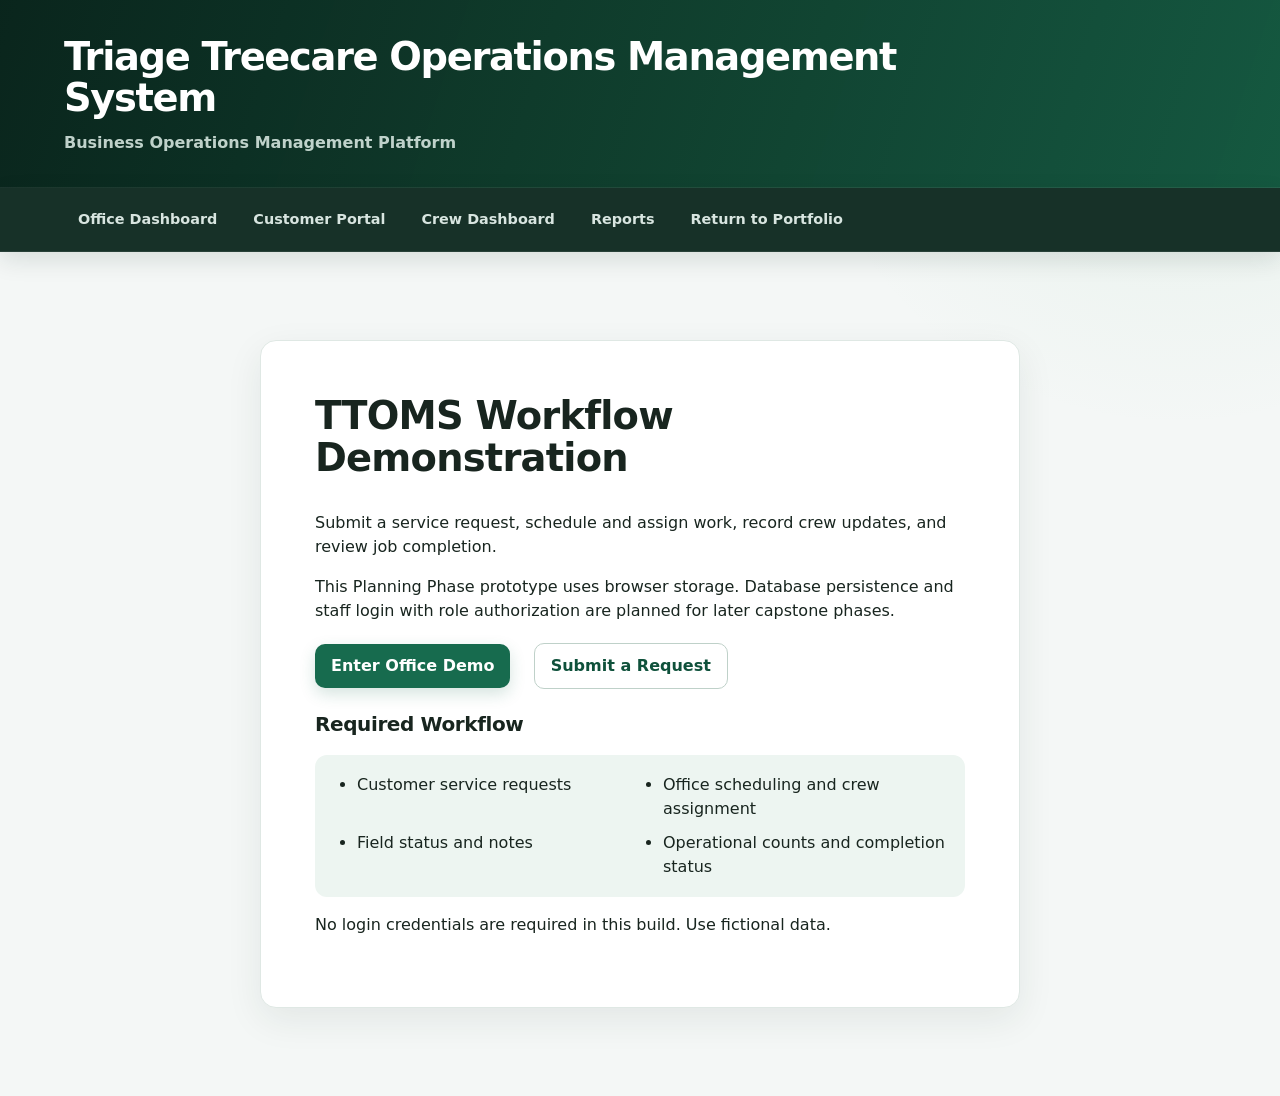
<file: index.html>
<!DOCTYPE html>
<html lang="en">
    <head>
        <meta charset="UTF-8" />
        <meta name="viewport" content="width=device-width, initial-scale=1.0" />

        <title>TTOMS | Demo Home</title>

        <link rel="stylesheet" href="css/style.css?v=20260912-workorder1" />
    </head>

    <body>
        <header>
            <h1>Triage Treecare Operations Management System</h1>

            <p>Business Operations Management Platform</p>
        </header>

        <nav>
            <a href="office.html">Office Dashboard</a>
            <a href="customer.html">Customer Portal</a>
            <a href="crew.html">Crew Dashboard</a>
            <a href="reports.html">Reports</a>
            <a href="https://garason.github.io/landing-page/">Return to Portfolio</a>
        </nav>

        <main>
            <section class="panel login-panel">
                <h2>TTOMS Workflow Demonstration</h2>
                <p>
                    Submit a service request, schedule and assign work, record crew updates, and
                    review job completion.
                </p>
                <p>
                    This Planning Phase prototype uses browser storage. Database persistence and
                    staff login with role authorization are planned for later capstone phases.
                </p>
                <p>
                    <a href="office.html">Enter Office Demo</a> &nbsp;
                    <a href="customer.html">Submit a Request</a>
                </p>
                <h3>Required Workflow</h3>
                <ul>
                    <li>Customer service requests</li>
                    <li>Office scheduling and crew assignment</li>
                    <li>Field status and notes</li>
                    <li>Operational counts and completion status</li>
                </ul>
                <p>No login credentials are required in this build. Use fictional data.</p>
            </section>
        </main>

        <script src="js/script.js?v=20260912-client"></script>
    </body>
</html>
</file>
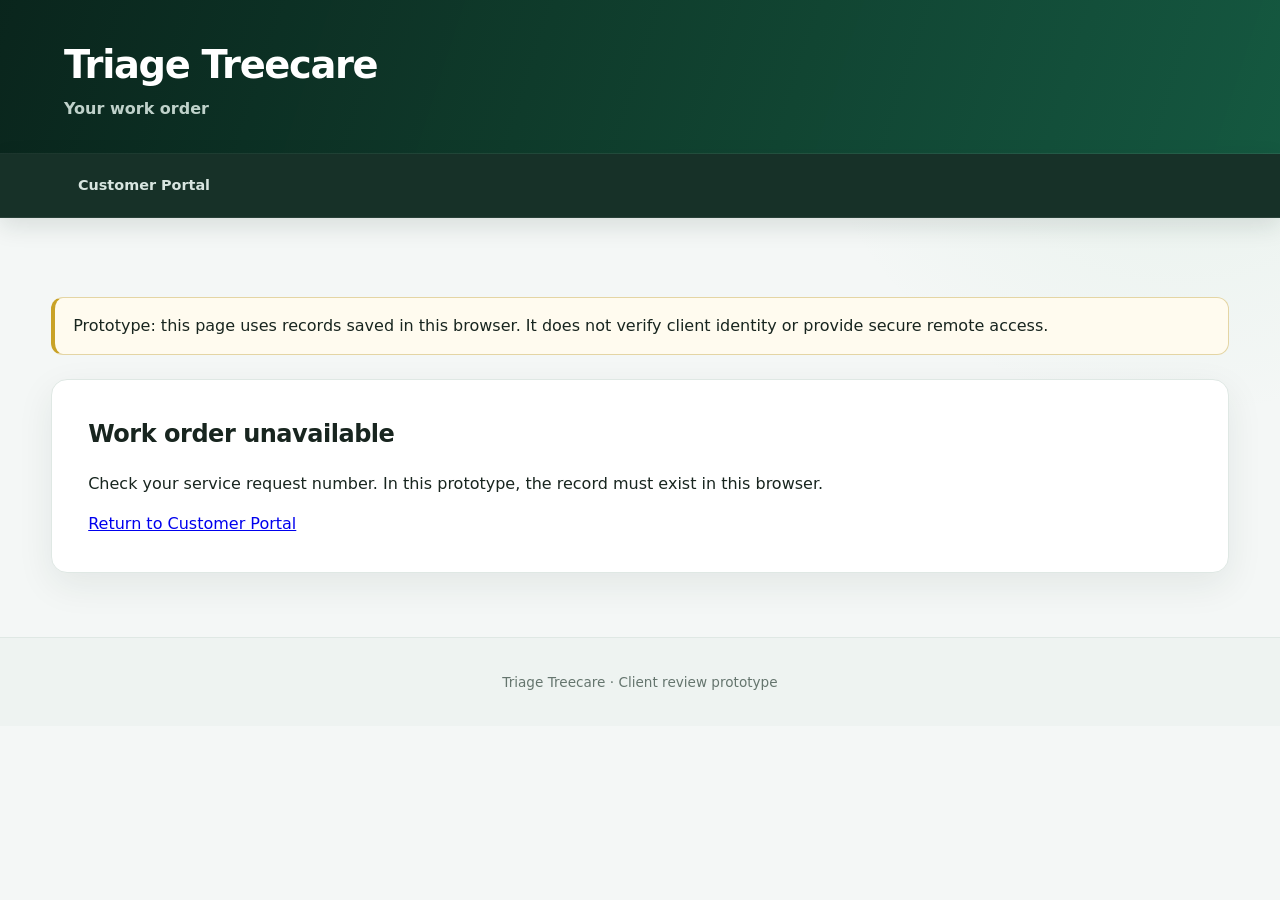
<file: client-work-order.html>
<!doctype html>
<html lang="en">
    <head>
        <meta charset="utf-8" />
        <meta name="viewport" content="width=device-width, initial-scale=1" />
        <title>Review Your Work Order | Triage Treecare</title>
        <link rel="stylesheet" href="css/style.css?v=20260912-client" />
    </head>
    <body data-page="client-work-order">
        <header>
            <h1>Triage Treecare</h1>
            <p>Your work order</p>
        </header>
        <nav aria-label="Client navigation"><a href="customer.html">Customer Portal</a></nav>
        <main class="work-order-page">
            <p class="notice">
                Prototype: this page uses records saved in this browser. It does not verify client
                identity or provide secure remote access.
            </p>
            <section id="client-missing" class="panel" hidden>
                <h2>Work order unavailable</h2>
                <p>
                    Check your service request number. In this prototype, the record must exist in
                    this browser.
                </p>
                <a href="customer.html">Return to Customer Portal</a>
            </section>
            <div id="client-content" hidden>
                <section class="panel">
                    <h2 id="client-title"></h2>
                    <p>
                        Please review the work, equipment, property-impact expectations, and
                        negotiated price before confirming.
                    </p>
                    <dl id="client-details" class="stage-details"></dl>
                </section>
                <section class="panel">
                    <h3>Confirm your work</h3>
                    <p id="client-status" role="status"></p>
                    <p id="client-ready"></p>
                    <form id="client-confirm-form">
                        <div class="full">
                            <label for="client-name">Your full name</label
                            ><input
                                id="client-name"
                                name="name"
                                required
                                maxlength="120"
                                autocomplete="name"
                            />
                        </div>
                        <div class="full">
                            <label
                                ><input id="client-consent" type="checkbox" required /> I have
                                reviewed and approve the work scope, proposed method,
                                property-impact expectations, and negotiated price shown
                                above.</label
                            >
                        </div>
                        <div class="full">
                            <button type="submit">Confirm work and price</button>
                        </div>
                    </form>
                    <p id="client-message" role="status" hidden></p>
                </section>
                <section class="panel">
                    <h3>What happens next?</h3>
                    <p>
                        Our office will coordinate scheduling and crew assignment. Contact the sales
                        team if any details need to change before you confirm.
                    </p>
                    <p>
                        Online bill payment is planned for a future phase and is not available in
                        this prototype. Confirmation does not collect a payment.
                    </p>
                </section>
            </div>
        </main>
        <footer>Triage Treecare · Client review prototype</footer>
        <script src="js/script.js?v=20260912-client"></script>
        <script src="js/client-agreement.js?v=20260912-client"></script>
        <script src="js/client-work-order.js?v=20260912-client"></script>
    </body>
</html>
</file>
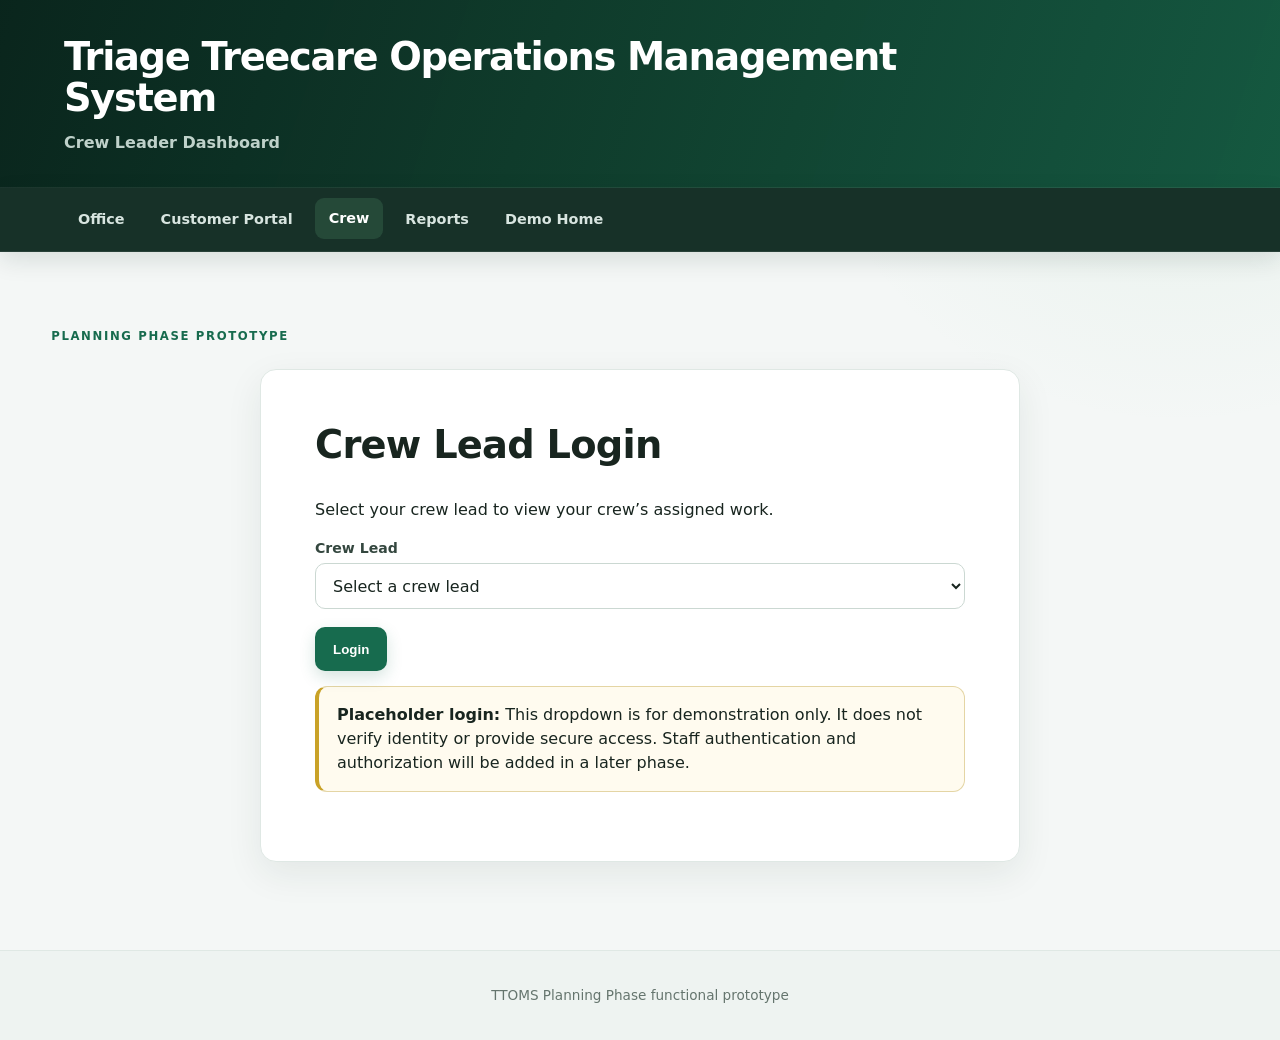
<file: crew.html>
<!doctype html>
<html lang="en">
    <head>
        <meta charset="utf-8" />
        <meta name="viewport" content="width=device-width, initial-scale=1" />
        <title>TTOMS | Crew Dashboard</title>
        <link rel="stylesheet" href="css/style.css?v=20260912-workorder1" />
    </head>

    <body data-page="crew">
        <header>
            <h1>Triage Treecare Operations Management System</h1>
            <p>Crew Leader Dashboard</p>
        </header>

        <nav>
            <a href="office.html">Office</a>
            <a href="customer.html">Customer Portal</a>
            <a href="crew.html" aria-current="page">Crew</a>
            <a href="reports.html">Reports</a>
            <a href="index.html">Demo Home</a>
        </nav>

        <main>
            <p class="eyebrow">Planning Phase Prototype</p>
            <section
                id="crew-login-panel"
                class="panel crew-login-panel"
                aria-labelledby="crew-login-title"
            >
                <h2 id="crew-login-title">Crew Lead Login</h2>
                <p>Select your crew lead to view your crew’s assigned work.</p>
                <form id="crew-login-form">
                    <div class="full">
                        <label for="crew-lead">Crew Lead</label>
                        <select
                            id="crew-lead"
                            name="crew"
                            required
                            aria-describedby="crew-login-note"
                        >
                            <option value="">Select a crew lead</option>
                            <option value="Crew A">Crew A Lead</option>
                            <option value="Crew B">Crew B Lead</option>
                            <option value="Crew C">Crew C Lead</option>
                        </select>
                    </div>
                    <div class="full"><button type="submit">Login</button></div>
                </form>
                <p id="crew-login-note" class="notice">
                    <strong>Placeholder login:</strong> This dropdown is for demonstration only. It
                    does not verify identity or provide secure access. Staff authentication and
                    authorization will be added in a later phase.
                </p>
            </section>
            <div id="crew-dashboard" hidden>
                <div class="panel-heading">
                    <div>
                        <h2 id="crew-dashboard-title" tabindex="-1">Field Operations</h2>
                        <p id="crew-login-summary"></p>
                    </div>
                    <button id="crew-logout" class="secondary" type="button">Log out</button>
                </div>
                <p class="notice">
                    Demonstration access only. Secure authentication is not implemented.
                </p>

                <div id="crew-message" role="status" aria-live="polite" hidden></div>

                <section class="cards">
                    <div class="card">
                        <h3>Awaiting Scheduling</h3>
                        <p class="number" id="crew-awaiting-count">0</p>
                        <p>Office scheduling still needed</p>
                    </div>
                    <div class="card">
                        <h3>Open Assigned Jobs</h3>
                        <p class="number" id="job-count">0</p>
                        <p>Assigned and not completed</p>
                    </div>

                    <div class="card">
                        <h3>Completed Jobs</h3>
                        <p class="number" id="crew-completed-count">0</p>
                        <p>Finished by this crew</p>
                    </div>
                </section>

                <section class="panel">
                    <h3>Assigned Work Orders</h3>
                    <p>
                        Click anywhere on a work-order row to open customer details, arborist scope,
                        sales agreement, crew discrepancies, and photos.
                    </p>

                    <div class="table-wrap">
                        <table>
                            <thead>
                                <tr>
                                    <th>Work Order</th>
                                    <th>Customer</th>
                                    <th>Service</th>
                                    <th>Crew</th>
                                    <th>Scheduled Date</th>
                                    <th>Status</th>
                                </tr>
                            </thead>

                            <tbody id="crew-work-orders"></tbody>
                        </table>
                    </div>
                </section>

                <section class="panel">
                    <h3>Submit Field Update</h3>
                    <p id="crew-scheduling-note" class="notice" hidden>
                        Some assigned jobs are awaiting office scheduling. They appear above, but
                        field updates are available only for scheduled work.
                    </p>

                    <form id="field-update-form">
                        <div>
                            <label for="work-order-select">Work Order</label>
                            <select id="work-order-select" name="requestId" required></select>
                        </div>

                        <div>
                            <label for="job-status">Job Status</label>
                            <select id="job-status" name="status">
                                <option>Scheduled</option>
                                <option>In Progress</option>
                                <option>Delayed</option>
                                <option>Completed</option>
                            </select>
                        </div>

                        <div class="full">
                            <label for="notes">Field Notes</label>
                            <textarea
                                id="notes"
                                name="notes"
                                rows="4"
                                required
                                placeholder="Work completed, hazards, customer comments, or delay reason"
                            ></textarea>
                        </div>

                        <div class="full">
                            <button type="submit">Save Field Update</button>
                        </div>
                    </form>
                </section>
            </div>
        </main>

        <footer>TTOMS Planning Phase functional prototype</footer>

        <script src="js/script.js?v=20260912-client"></script>
    </body>
</html>
</file>
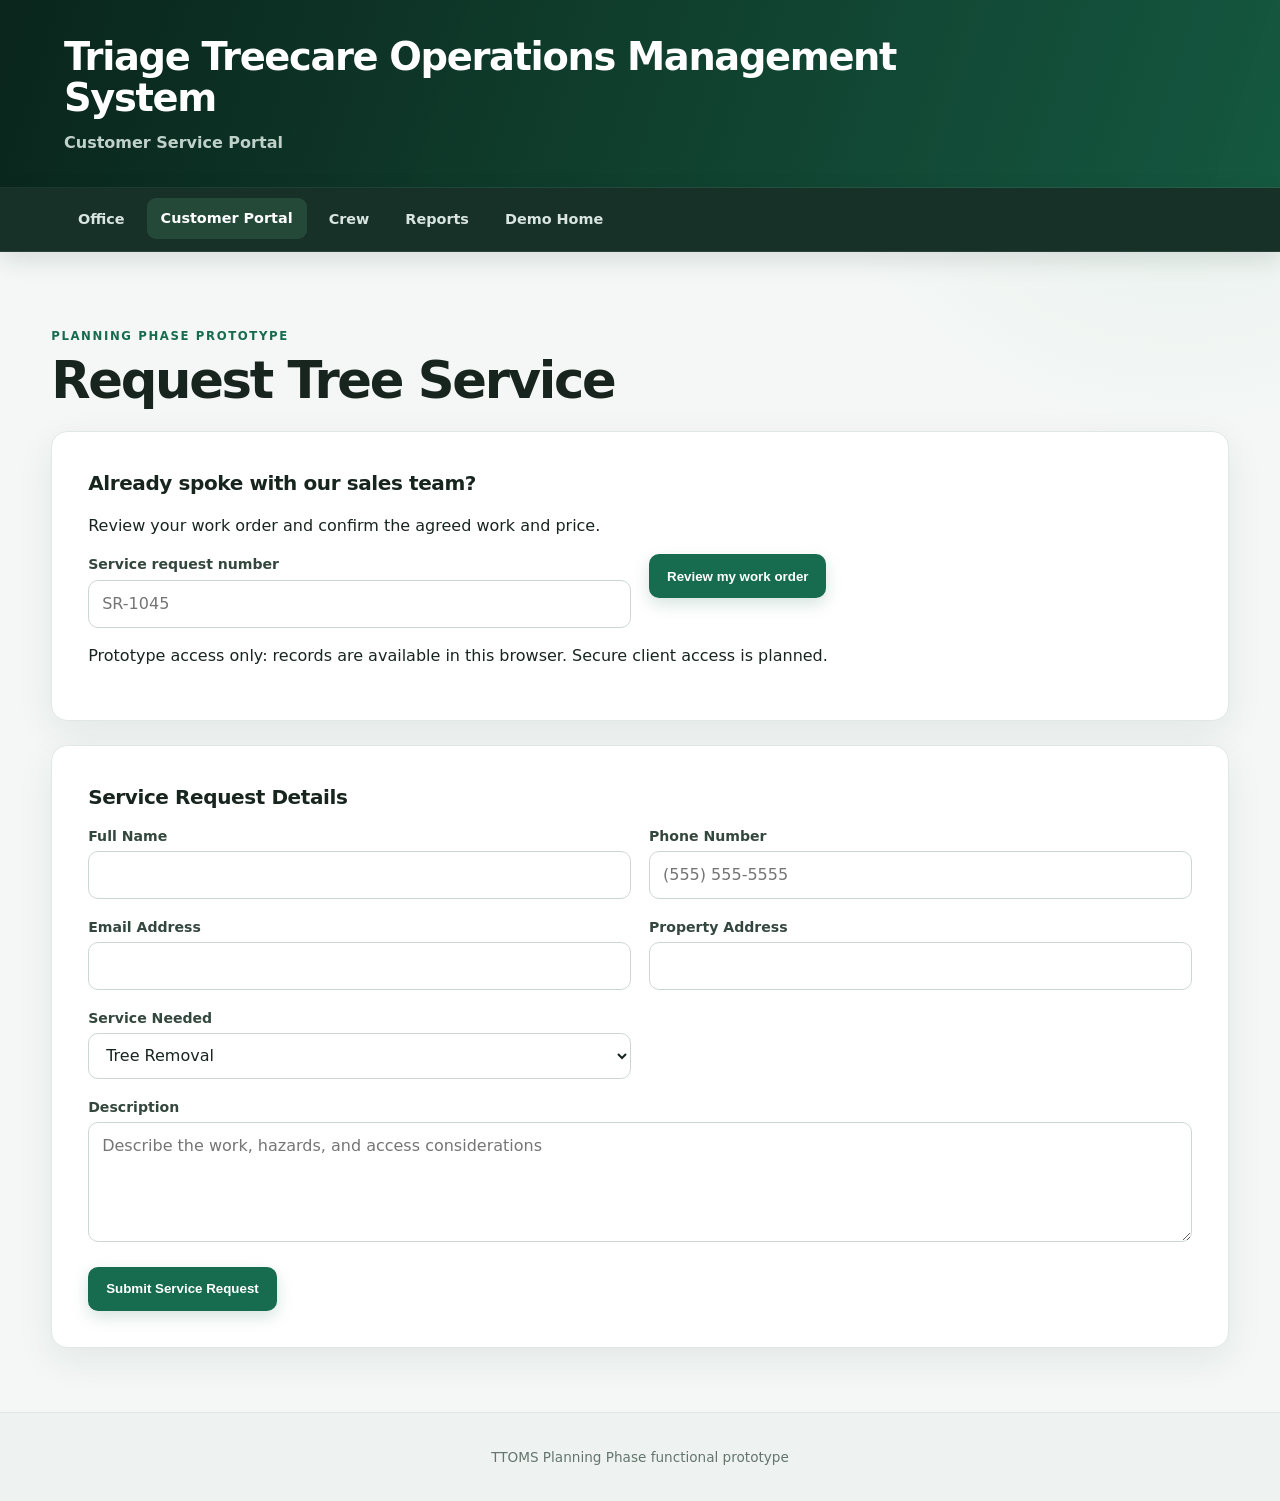
<file: customer.html>
<!doctype html>
<html lang="en">
    <head>
        <meta charset="utf-8" />
        <meta name="viewport" content="width=device-width, initial-scale=1" />
        <title>TTOMS | Customer Portal</title>
        <link rel="stylesheet" href="css/style.css?v=20260912-workorder1" />
    </head>

    <body data-page="customer">
        <header>
            <h1>Triage Treecare Operations Management System</h1>
            <p>Customer Service Portal</p>
        </header>

        <nav>
            <a href="office.html">Office</a>
            <a href="customer.html" aria-current="page">Customer Portal</a>
            <a href="crew.html">Crew</a>
            <a href="reports.html">Reports</a>
            <a href="index.html">Demo Home</a>
        </nav>

        <main>
            <p class="eyebrow">Planning Phase Prototype</p>
            <h2>Request Tree Service</h2>
            <section class="panel">
                <h3>Already spoke with our sales team?</h3>
                <p>Review your work order and confirm the agreed work and price.</p>
                <form action="client-work-order.html" method="get">
                    <div>
                        <label for="review-request">Service request number</label
                        ><input id="review-request" name="request" required placeholder="SR-1045" />
                    </div>
                    <div><button type="submit">Review my work order</button></div>
                </form>
                <p>
                    Prototype access only: records are available in this browser. Secure client
                    access is planned.
                </p>
            </section>

            <div id="customer-message" role="status" aria-live="polite" hidden></div>

            <section class="panel">
                <h3>Service Request Details</h3>

                <form id="service-request-form">
                    <div>
                        <label for="name">Full Name</label>
                        <input id="name" name="name" required autocomplete="name" />
                    </div>

                    <div>
                        <label for="phone">Phone Number</label>
                        <input
                            id="phone"
                            name="phone"
                            required
                            autocomplete="tel"
                            placeholder="(555) 555-5555"
                        />
                    </div>

                    <div>
                        <label for="email">Email Address</label>
                        <input id="email" name="email" type="email" required autocomplete="email" />
                    </div>

                    <div>
                        <label for="address">Property Address</label>
                        <input id="address" name="address" required autocomplete="street-address" />
                    </div>

                    <div>
                        <label for="service">Service Needed</label>
                        <select id="service" name="service">
                            <option>Tree Removal</option>
                            <option>Tree Trimming</option>
                            <option>Storm Cleanup</option>
                            <option>Stump Grinding</option>
                            <option>Emergency Service</option>
                        </select>
                    </div>

                    <div class="full">
                        <label for="description">Description</label>
                        <textarea
                            id="description"
                            name="description"
                            rows="4"
                            required
                            placeholder="Describe the work, hazards, and access considerations"
                        ></textarea>
                    </div>

                    <div class="full">
                        <button type="submit">Submit Service Request</button>
                    </div>
                </form>
            </section>
        </main>

        <footer>TTOMS Planning Phase functional prototype</footer>

        <script src="js/script.js?v=20260912-client"></script>
    </body>
</html>
</file>
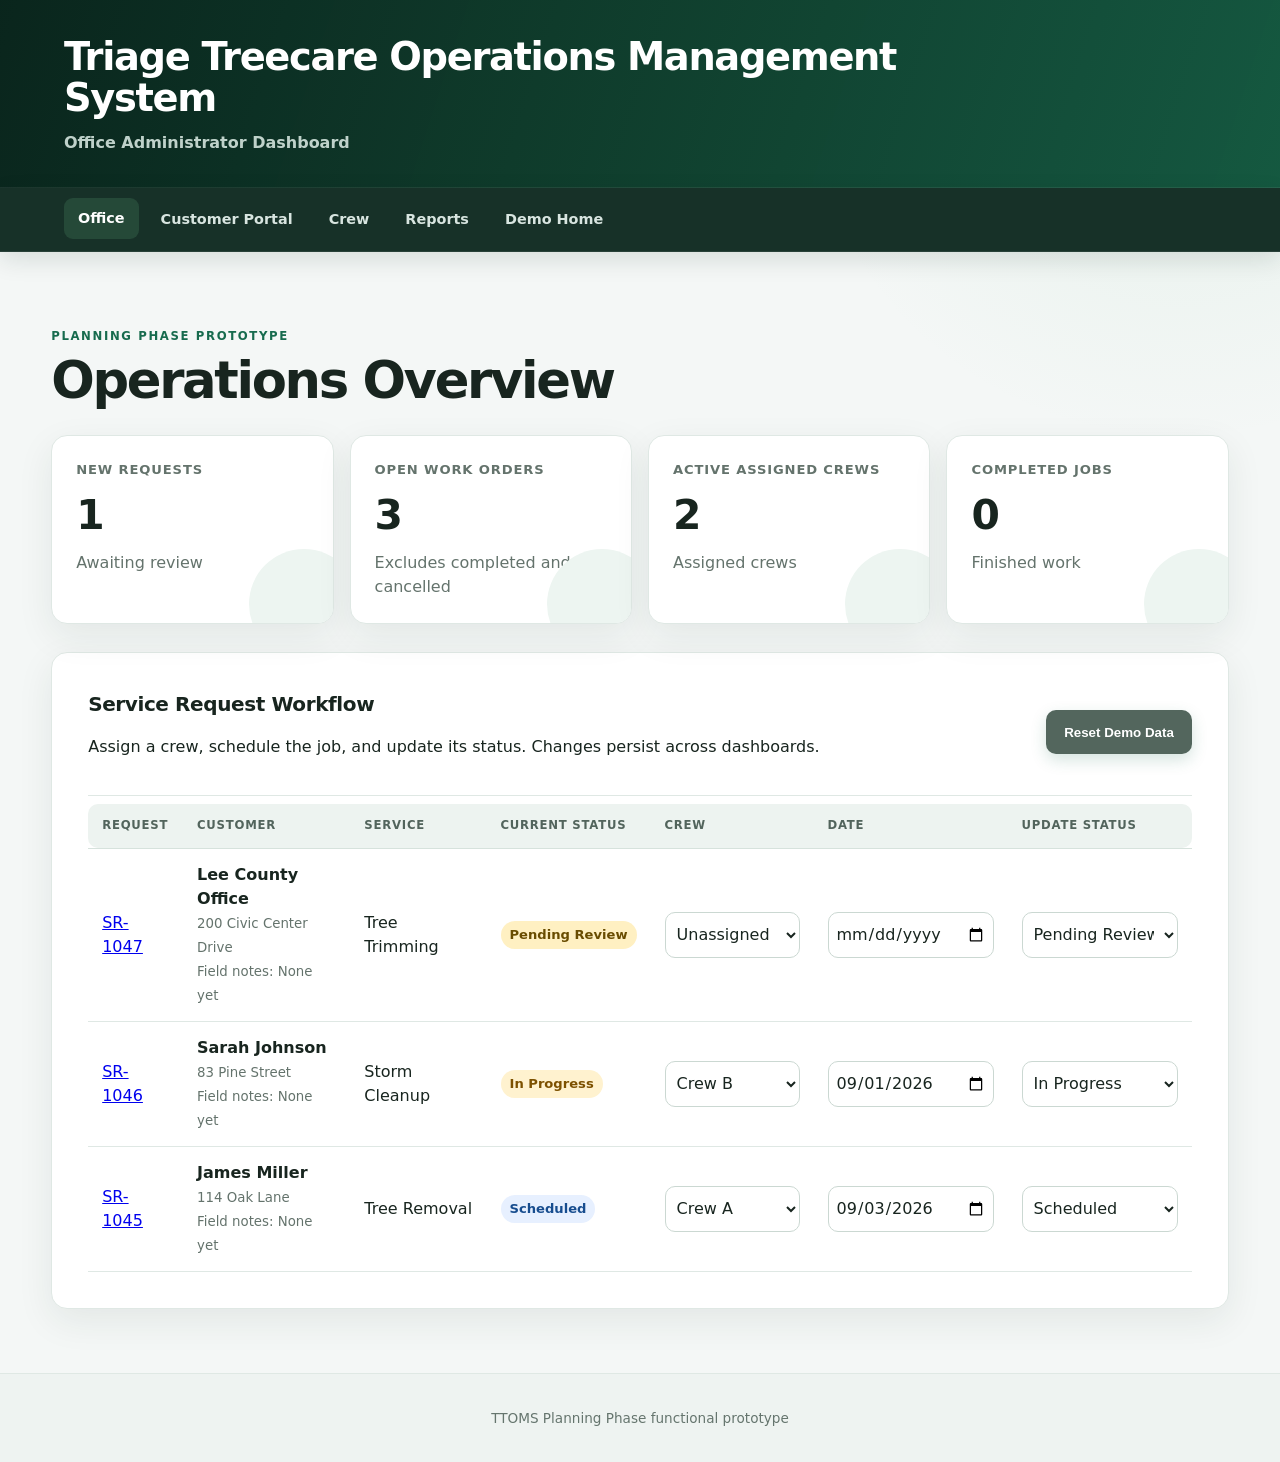
<file: office.html>
<!doctype html>
<html lang="en">
    <head>
        <meta charset="utf-8" />
        <meta name="viewport" content="width=device-width, initial-scale=1" />
        <title>TTOMS | Office Dashboard</title>
        <link rel="stylesheet" href="css/style.css?v=20260912-workorder1" />
    </head>

    <body data-page="office">
        <header>
            <h1>Triage Treecare Operations Management System</h1>
            <p>Office Administrator Dashboard</p>
        </header>

        <nav>
            <a href="office.html" aria-current="page">Office</a>
            <a href="customer.html">Customer Portal</a>
            <a href="crew.html">Crew</a>
            <a href="reports.html">Reports</a>
            <a href="index.html">Demo Home</a>
        </nav>

        <main>
            <p class="eyebrow">Planning Phase Prototype</p>
            <h2>Operations Overview</h2>

            <div id="office-message" role="status" aria-live="polite" hidden></div>

            <section class="cards">
                <div class="card">
                    <h3>New Requests</h3>
                    <p class="number" id="new-count">0</p>
                    <p>Awaiting review</p>
                </div>

                <div class="card">
                    <h3>Open Work Orders</h3>
                    <p class="number" id="open-count">0</p>
                    <p>Excludes completed and cancelled</p>
                </div>

                <div class="card">
                    <h3>Active Assigned Crews</h3>
                    <p class="number" id="crew-count">0</p>
                    <p>Assigned crews</p>
                </div>

                <div class="card">
                    <h3>Completed Jobs</h3>
                    <p class="number" id="completed-count">0</p>
                    <p>Finished work</p>
                </div>
            </section>

            <section class="panel">
                <div class="panel-heading">
                    <div>
                        <h3>Service Request Workflow</h3>
                        <p>
                            Assign a crew, schedule the job, and update its status. Changes persist
                            across dashboards.
                        </p>
                    </div>

                    <button id="reset-demo" class="secondary" type="button">Reset Demo Data</button>
                </div>

                <div class="table-wrap">
                    <table>
                        <thead>
                            <tr>
                                <th>Request</th>
                                <th>Customer</th>
                                <th>Service</th>
                                <th>Current Status</th>
                                <th>Crew</th>
                                <th>Date</th>
                                <th>Update Status</th>
                            </tr>
                        </thead>

                        <tbody id="office-requests"></tbody>
                    </table>
                </div>
            </section>
        </main>

        <footer>TTOMS Planning Phase functional prototype</footer>

        <script src="js/script.js?v=20260912-client"></script>
    </body>
</html>
</file>
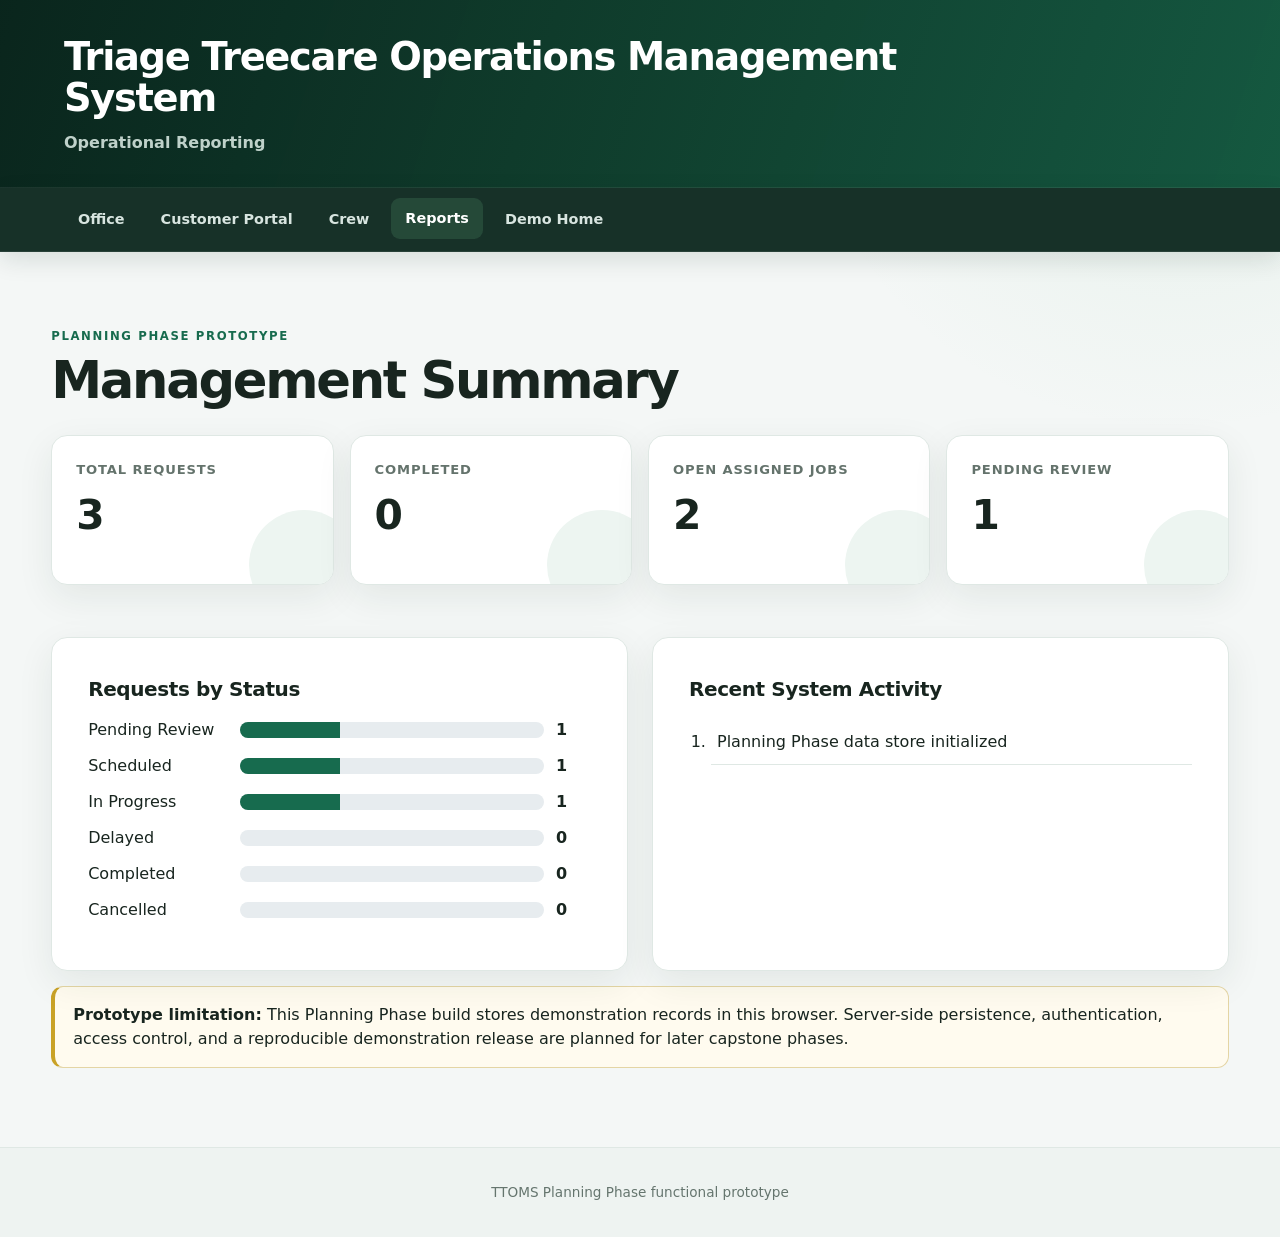
<file: reports.html>
<!doctype html>
<html lang="en">
    <head>
        <meta charset="utf-8" />
        <meta name="viewport" content="width=device-width, initial-scale=1" />
        <title>TTOMS | Reports</title>
        <link rel="stylesheet" href="css/style.css?v=20260912-workorder1" />
    </head>

    <body data-page="reports">
        <header>
            <h1>Triage Treecare Operations Management System</h1>
            <p>Operational Reporting</p>
        </header>

        <nav>
            <a href="office.html">Office</a>
            <a href="customer.html">Customer Portal</a>
            <a href="crew.html">Crew</a>
            <a href="reports.html" aria-current="page">Reports</a>
            <a href="index.html">Demo Home</a>
        </nav>

        <main>
            <p class="eyebrow">Planning Phase Prototype</p>
            <h2>Management Summary</h2>

            <section class="cards">
                <div class="card">
                    <h3>Total Requests</h3>
                    <p class="number" id="report-total">0</p>
                </div>

                <div class="card">
                    <h3>Completed</h3>
                    <p class="number" id="report-completed">0</p>
                </div>

                <div class="card">
                    <h3>Open Assigned Jobs</h3>
                    <p class="number" id="report-assigned">0</p>
                </div>

                <div class="card">
                    <h3>Pending Review</h3>
                    <p class="number" id="report-pending">0</p>
                </div>
            </section>

            <div class="two-column">
                <section class="panel">
                    <h3>Requests by Status</h3>
                    <div id="status-summary"></div>
                </section>

                <section class="panel">
                    <h3>Recent System Activity</h3>
                    <ol class="activity" id="activity-log"></ol>
                </section>
            </div>

            <p class="notice">
                <strong>Prototype limitation:</strong>
                This Planning Phase build stores demonstration records in this browser. Server-side
                persistence, authentication, access control, and a reproducible demonstration
                release are planned for later capstone phases.
            </p>
        </main>

        <footer>TTOMS Planning Phase functional prototype</footer>

        <script src="js/script.js?v=20260912-client"></script>
    </body>
</html>
</file>
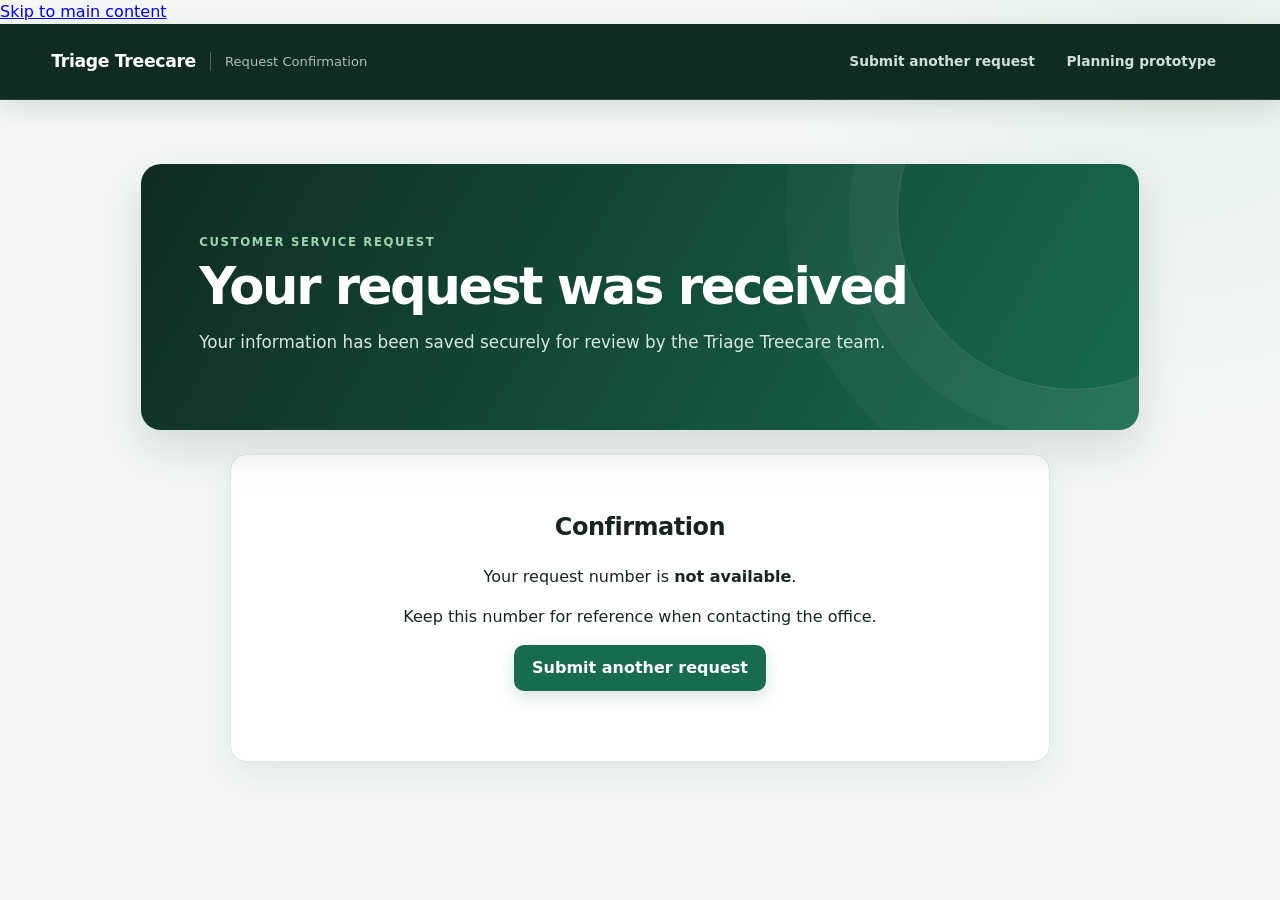
<file: request-confirmation.html>
<!doctype html>
<html lang="en">
<head>
  <meta charset="utf-8">
  <meta name="viewport" content="width=device-width,initial-scale=1">
  <title>TTOMS Request Confirmation</title>
  <link rel="stylesheet" href="css/style.css">
  <link rel="stylesheet" href="css/deployment.css">
  <script src="js/request-confirmation.js" defer></script>
</head>
<body>
  <a class="skip-link" href="#main">Skip to main content</a>
  <header class="site-header">
    <div><a class="brand" href="deployment.html">Triage Treecare</a><span>Request Confirmation</span></div>
    <nav aria-label="Primary"><a href="deployment.html">Submit another request</a><a href="index.html">Planning prototype</a></nav>
  </header>
  <main id="main" class="container">
    <section class="hero" aria-labelledby="page-title">
      <p class="eyebrow">Customer service request</p>
      <h1 id="page-title">Your request was received</h1>
      <p>Your information has been saved securely for review by the Triage Treecare team.</p>
    </section>
    <section class="panel" aria-labelledby="confirmation-title">
      <h2 id="confirmation-title">Confirmation</h2>
      <p>Your request number is <strong id="request-number">being prepared</strong>.</p>
      <p>Keep this number for reference when contacting the office.</p>
      <p><a class="button" href="deployment.html">Submit another request</a></p>
    </section>
  </main>
</body>
</html>
</file>
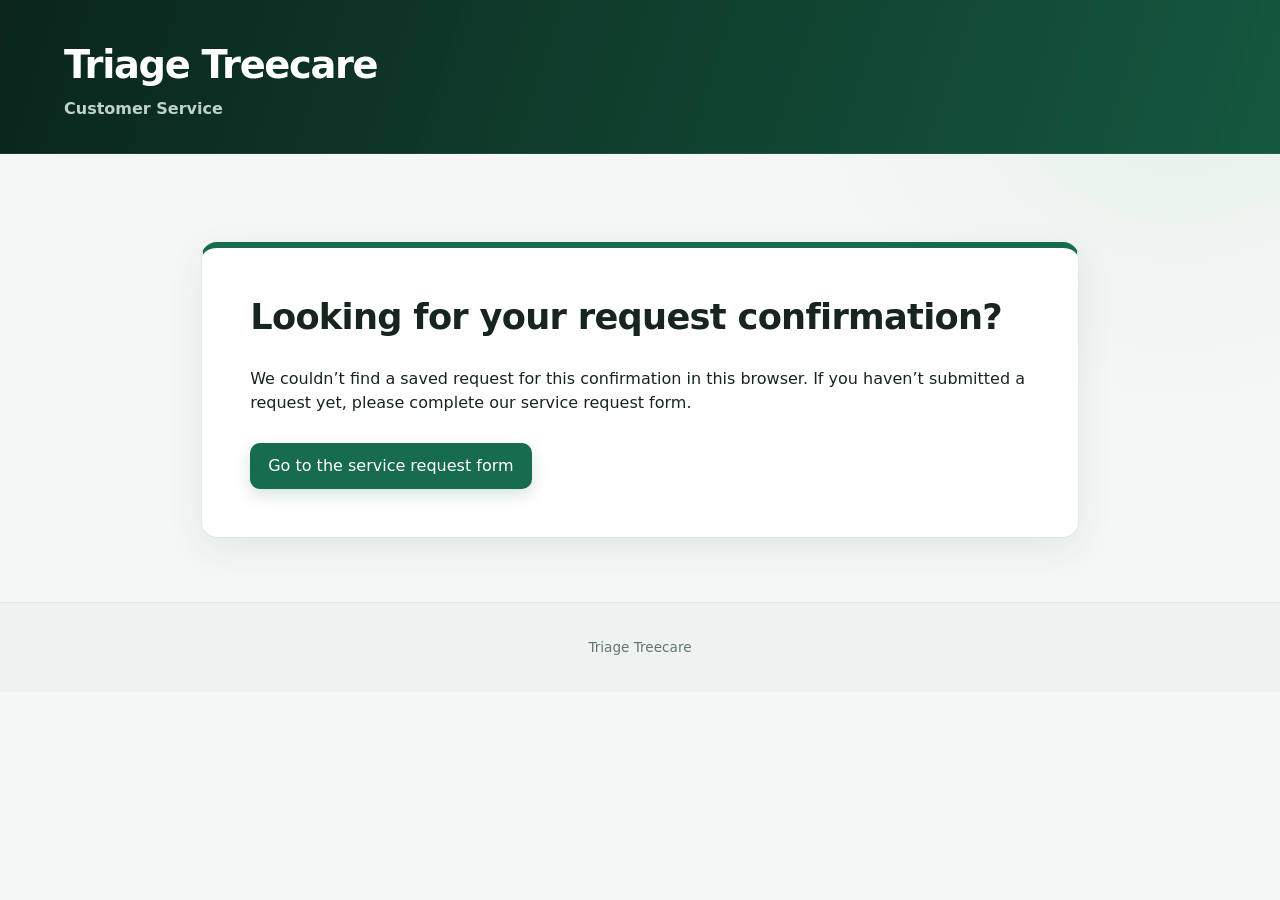
<file: thank-you.html>
<!doctype html>
<html lang="en">
    <head>
        <meta charset="utf-8" />
        <meta name="viewport" content="width=device-width, initial-scale=1" />
        <title>Thank You | Triage Treecare</title>
        <link rel="stylesheet" href="css/style.css?v=20260912-workorder1" />
    </head>
    <body data-page="thank-you">
        <header>
            <h1>Triage Treecare</h1>
            <p>Customer Service</p>
        </header>
        <main class="thank-you-page">
            <section
                id="request-confirmation"
                class="panel"
                hidden
                aria-labelledby="thank-you-title"
            >
                <p class="eyebrow">Request received</p>
                <h2 id="thank-you-title">Thank you for choosing Triage Treecare!</h2>
                <p>
                    We appreciate your business and the opportunity to care for your trees. Your
                    service request has been received, and an arborist will be in touch shortly.
                </p>
                <p class="request-reference">
                    Your request number: <strong id="confirmation-request-id"></strong>
                </p>
                <h3>What happens next?</h3>
                <ol class="next-steps">
                    <li>
                        <strong>We’ll review your request.</strong> Our team will look over the
                        service details and any concerns you shared.
                    </li>
                    <li>
                        <strong>An arborist will contact you.</strong> We’ll use the phone number or
                        email address you provided to discuss your trees, answer questions, and
                        arrange a visit if needed.
                    </li>
                    <li>
                        <strong>We’ll coordinate the next steps.</strong> After reviewing the work
                        with you, our office will help arrange scheduling and crew assignment.
                    </li>
                </ol>
                <p>
                    Your request is awaiting review. A service appointment has not been scheduled
                    yet.
                </p>
                <p>Thank you for trusting us with your property. We look forward to helping!</p>
                <a class="confirmation-link" href="customer.html">Submit another request</a>
            </section>
            <section id="confirmation-unavailable" class="panel" hidden>
                <h2>Looking for your request confirmation?</h2>
                <p>
                    We couldn’t find a saved request for this confirmation in this browser. If you
                    haven’t submitted a request yet, please complete our service request form.
                </p>
                <a class="confirmation-link" href="customer.html">Go to the service request form</a>
            </section>
            <noscript><p>Please enable JavaScript to view your request confirmation.</p></noscript>
        </main>
        <footer>Triage Treecare</footer>
        <script src="js/script.js?v=20260912-client"></script>
    </body>
</html>
</file>
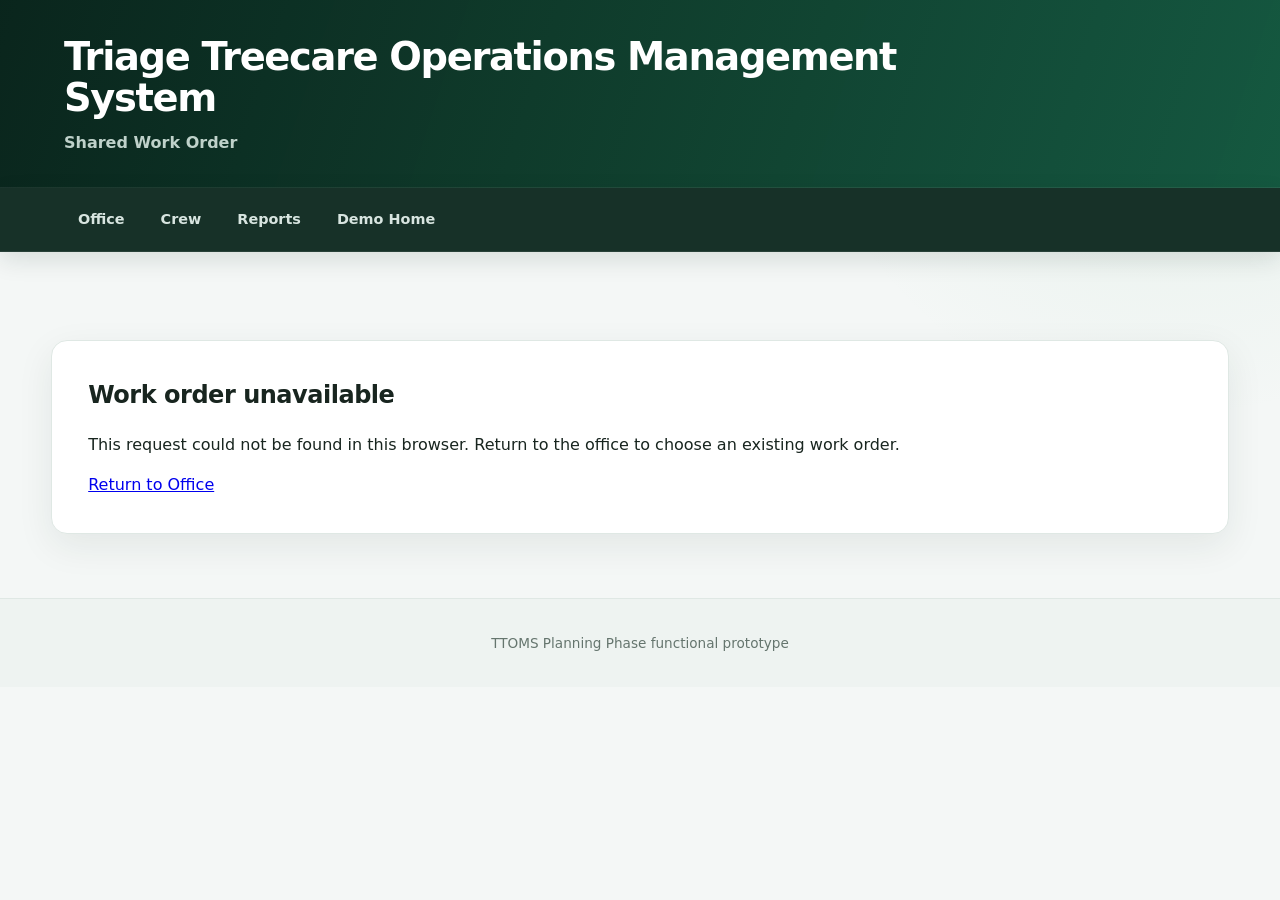
<file: work-order.html>
<!doctype html>
<html lang="en">
    <head>
        <meta charset="utf-8" />
        <meta name="viewport" content="width=device-width, initial-scale=1" />
        <title>Work Order | TTOMS</title>
        <link rel="stylesheet" href="css/style.css?v=20260912-workorder1" />
    </head>
    <body data-page="work-order">
        <header>
            <h1>Triage Treecare Operations Management System</h1>
            <p>Shared Work Order</p>
        </header>
        <nav aria-label="Main navigation">
            <a href="office.html">Office</a><a href="crew.html">Crew</a
            ><a href="reports.html">Reports</a><a href="index.html">Demo Home</a>
        </nav>
        <main class="work-order-page">
            <section id="work-order-missing" class="panel" hidden>
                <h2>Work order unavailable</h2>
                <p>
                    This request could not be found in this browser. Return to the office to choose
                    an existing work order.
                </p>
                <a href="office.html">Return to Office</a>
            </section>
            <div id="work-order-content" hidden>
                <div class="panel-heading">
                    <div>
                        <p class="eyebrow">
                            Arborist assessment → Sales agreement → Crew execution
                        </p>
                        <h2 id="work-order-title"></h2>
                        <p id="work-order-subtitle"></p>
                    </div>
                    <button type="button" id="print-work-order">Print work order</button>
                </div>
                <p class="notice no-print">
                    Prototype: notes and photos are saved only in this browser. Role labels identify
                    contributions; they do not authenticate staff or enforce permissions.
                </p>
                <p id="work-order-message" role="status" aria-live="polite" hidden></p>
                <section class="panel" aria-labelledby="details-title">
                    <h3 id="details-title">Customer and job details</h3>
                    <dl id="work-order-details" class="work-order-details"></dl>
                    <h4>Original customer request</h4>
                    <p id="work-order-description" class="saved-text"></p>
                </section>
                <p class="work-order-guide">
                    Keep the same tree or location reference in each assessment and photo
                    caption—for example, “T1, beside the driveway”—so the arborist’s findings, sales
                    agreement, and crew’s completed work or discrepancies can be matched.
                </p>
                <section class="panel">
                    <h3>Client review and confirmation</h3>
                    <p id="client-confirmation-status"></p>
                    <a id="client-work-order-link">Open client work-order view</a>
                    <p>
                        Sales discussion status does not substitute for the client confirming the
                        work.
                    </p>
                </section>
                <div id="work-order-sections"></div>
                <section class="panel" aria-labelledby="history-title">
                    <h3 id="history-title">Work-order history</h3>
                    <ol id="work-order-history" class="activity"></ol>
                </section>
            </div>
        </main>
        <footer>TTOMS Planning Phase functional prototype</footer>
        <script src="js/script.js?v=20260912-client"></script>
        <script src="js/client-agreement.js?v=20260912-client"></script>
        <script src="js/work-order.js?v=20260912-client"></script>
    </body>
</html>
</file>
<file: css/style.css>
:root { --green: #0b6e4f; --dark: #084c3a; --ink: #243447; --muted: #657383; --paper: #fff; --line: #dce4e8; --bg: #eef2f5; --red: #a83232; }
* { box-sizing: border-box; }
body { margin: 0px; font-family: Arial, Helvetica, sans-serif; background: var(--bg); color: var(--ink); line-height: 1.5; }
header { background: linear-gradient(120deg, var(--dark), var(--green)); color: rgb(255, 255, 255); padding: 24px 5%; }
header h1 { margin: 0px 0px 4px; font-size: 1.8rem; }
header p { margin: 0px; opacity: 0.92; }
nav { background: var(--ink); padding: 12px 5%; display: flex; flex-wrap: wrap; gap: 8px; }
nav a { color: rgb(255, 255, 255); text-decoration: none; font-weight: 700; padding: 7px 10px; border-radius: 6px; }
nav a:hover, nav a[aria-current="page"] { background: rgba(255, 255, 255, 0.11); color: rgb(158, 226, 127); }
main { max-width: 1400px; margin: auto; padding: 28px 4%; }
h2 { margin-top: 0px; }
.eyebrow { color: var(--green); text-transform: uppercase; font-weight: 700; letter-spacing: 0.08em; font-size: 0.78rem; }
.cards { display: grid; grid-template-columns: repeat(4, minmax(0px, 1fr)); gap: 18px; margin: 20px 0px; }
.card, .panel { background: var(--paper); border-radius: 12px; box-shadow: rgba(36, 52, 71, 0.08) 0px 4px 16px; }
.card { padding: 20px; border-top: 4px solid var(--green); }
.card h3 { margin: 0px; color: var(--green); font-size: 1rem; }
.card p { margin: 5px 0px 0px; color: var(--muted); }
.number { font-weight: 800; font-size: 2.1rem !important; color: var(--ink) !important; }
.panel { margin-top: 22px; padding: 24px; }
.panel h3 { color: var(--green); margin: 0px 0px 14px; }
.panel-heading { display: flex; gap: 16px; justify-content: space-between; align-items: center; flex-wrap: wrap; }
.table-wrap { overflow-x: auto; }
table { width: 100%; border-collapse: collapse; min-width: 760px; }
th { background: var(--green); color: rgb(255, 255, 255); padding: 11px; text-align: left; }
td { padding: 10px; border-bottom: 1px solid var(--line); vertical-align: middle; }
tr:hover td { background: rgb(247, 250, 248); }
small { color: var(--muted); }
form { display: grid; grid-template-columns: repeat(2, minmax(0px, 1fr)); gap: 14px 18px; }
.full { grid-column: 1 / -1; }
label { font-weight: 700; display: block; margin-bottom: 4px; }
input, select, textarea { width: 100%; padding: 10px; border: 1px solid rgb(186, 199, 205); border-radius: 7px; font: inherit; background: rgb(255, 255, 255); }
table input, table select { min-width: 135px; margin: 0px; padding: 7px; }
input:focus, select:focus, textarea:focus { outline: rgba(11, 110, 79, 0.15) solid 3px; border-color: var(--green); }
button, .button { display: inline-block; border: 0px; border-radius: 7px; padding: 10px 18px; background: var(--green); color: rgb(255, 255, 255); font-weight: 700; cursor: pointer; text-decoration: none; }
button:hover, .button:hover { background: var(--dark); }
.secondary { background: rgb(86, 102, 117); }
.message { margin: 0px 0px 16px; padding: 12px 14px; border-radius: 7px; border-left: 5px solid var(--green); background: rgb(234, 247, 241); }
.message.error { border-color: var(--red); background: rgb(255, 240, 240); }
.status { display: inline-block; border-radius: 999px; padding: 4px 9px; white-space: nowrap; font-size: 0.82rem; font-weight: 700; background: rgb(232, 238, 242); }
.status.scheduled { background: rgb(231, 240, 255); color: rgb(23, 77, 143); }
.status.in-progress { background: rgb(255, 242, 207); color: rgb(125, 81, 0); }
.status.completed { background: rgb(223, 245, 233); color: rgb(7, 93, 62); }
.status.delayed { background: rgb(255, 226, 226); color: rgb(140, 34, 34); }
.status.pending-review, .status.pending-inspection, .status.due-soon { background: rgb(255, 240, 220); color: rgb(130, 72, 0); }
.login-panel { max-width: 650px; margin: 45px auto; }
.login-panel form { display: block; }
.login-panel input { margin-bottom: 12px; }
.demo-note { padding: 16px; border-left: 5px solid var(--green); background: rgb(237, 248, 243); margin: 22px 0px; }
.notice { background: rgb(255, 248, 231); border: 1px solid rgb(239, 213, 155); border-radius: 8px; padding: 12px; margin: 15px 0px; }
.bar-row { display: grid; grid-template-columns: 140px 1fr 35px; gap: 12px; align-items: center; margin: 12px 0px; }
.bar { height: 16px; background: rgb(231, 236, 239); border-radius: 999px; overflow: hidden; }
.bar i { display: block; height: 100%; background: var(--green); }
.two-column { display: grid; grid-template-columns: 1fr 1fr; gap: 22px; }
.activity li { margin-bottom: 8px; }
footer { text-align: center; color: var(--muted); padding: 25px; }
@media (max-width: 900px) {
  .cards { grid-template-columns: repeat(2, 1fr); }
  .two-column { grid-template-columns: 1fr; }
}
@media (max-width: 650px) {
  nav { flex-direction: column; }
  .cards, form { grid-template-columns: 1fr; }
  .full { grid-column: auto; }
  header h1 { font-size: 1.35rem; }
  main { padding: 20px 4%; }
}
.status.pending-review { background: rgb(255, 240, 194); color: rgb(105, 76, 0); }
.status.cancelled { background: rgb(238, 238, 238); color: rgb(68, 68, 68); }
:focus-visible { outline: rgb(186, 107, 0) solid 3px; outline-offset: 3px; }
.thank-you-page { max-width: 860px; padding-top: 48px; }
.thank-you-page .panel { padding: clamp(24px, 5vw, 48px); }
.thank-you-page h2 { font-size: clamp(1.6rem, 4vw, 2.2rem); line-height: 1.2; }
.request-reference { border-block: 1px solid var(--line); padding: 18px 0px; margin: 26px 0px; }
.next-steps { padding-left: 24px; }
.next-steps li { padding-left: 8px; margin: 18px 0px; }
.next-steps strong { display: block; }
.confirmation-link { display: inline-block; background: var(--green); color: white; padding: 12px 20px; border-radius: 6px; text-decoration: none; margin-top: 12px; }
.confirmation-link:hover { background: var(--dark); }
.crew-login-panel { max-width: 600px; margin: 32px auto; }
[hidden] { display: none !important; }
.work-order-row { cursor: pointer; }
.work-order-row:hover td, .work-order-row:focus-within td { background: rgb(231, 243, 237); }
.work-order-row a { color: var(--green); font-weight: 700; }
.work-order-page { max-width: 1160px; }
.work-order-details { display: grid; grid-template-columns: repeat(3, minmax(0px, 1fr)); gap: 22px; }
.work-order-details dt, .stage-details dt { font-weight: 700; color: var(--muted); font-size: 0.9rem; }
.work-order-details dd, .stage-details dd { margin: 5px 0px 0px; overflow-wrap: anywhere; }
.stage-details { display: grid; gap: 18px; }
.saved-text { white-space: pre-wrap; overflow-wrap: anywhere; }
.attribution { color: var(--muted); font-size: 0.9rem; }
.work-order-editor { border-top: 1px solid var(--line); margin: 20px 0px; padding-top: 16px; }
.work-order-editor summary { cursor: pointer; color: var(--green); font-weight: 700; padding: 8px 0px; }
.work-order-editor form { margin-top: 16px; }
.photo-gallery { display: grid; grid-template-columns: repeat(3, minmax(0px, 1fr)); gap: 18px; }
.photo-gallery figure { margin: 0px; min-width: 0px; }
.photo-gallery img { display: block; width: 100%; height: 200px; object-fit: contain; background: rgb(238, 242, 245); border-radius: 8px; }
.photo-gallery figcaption { font-size: 0.88rem; margin-top: 8px; overflow-wrap: anywhere; }
.work-order-guide { margin: 24px 0px; }
button:disabled { opacity: 0.55; cursor: not-allowed; }
@media (max-width: 650px) {
  .work-order-details, .photo-gallery { grid-template-columns: 1fr; }
  .work-order-page .panel { padding: 20px; }
  .work-order-page h2 { overflow-wrap: anywhere; }
}
@media print {
  body[data-page="work-order"] { background: white; font-size: 11pt; }
  body[data-page="work-order"] nav, .no-print, #print-work-order, #work-order-message { display: none !important; }
  .work-order-page { padding: 0px; max-width: none; }
  .work-order-page .panel { box-shadow: none; border: 1px solid rgb(221, 221, 221); padding: 15px; }
  .work-order-page h3, .work-order-page h4 { break-after: avoid; }
  .photo-gallery figure, .stage-details > div, .work-order-details > div { break-inside: avoid; }
  .photo-gallery { grid-template-columns: repeat(2, minmax(0px, 1fr)); }
  header { background: white; color: black; padding: 0px 0px 15px; }
}
:root { --green: #176b4e; --green-strong: #0f513b; --dark: #102b22; --ink: #18251f; --muted: #64736c; --paper: #ffffff; --line: #dfe8e4; --bg: #f4f7f6; --soft: #edf5f1; --accent: #c9a227; --red: #a83232; --shadow: 0 12px 36px rgba(21, 53, 41, 0.08); --radius: 16px; }
html { scroll-behavior: smooth; }
body { min-height: 100vh; background: radial-gradient(circle at 92% 4%, rgba(104, 185, 132, 0.10), transparent 24rem),
        var(--bg); font-family: Inter, ui-sans-serif, system-ui, -apple-system, BlinkMacSystemFont, "Segoe UI", sans-serif; color: var(--ink); }
body > header:not(.site-header) { min-height: 154px; padding: 36px clamp(24px, 5vw, 76px) 32px; display: flex; flex-direction: column; justify-content: flex-end; background: linear-gradient(108deg, rgba(10, 37, 28, 0.98), rgba(21, 91, 66, 0.94)),
        var(--dark); border-bottom: 1px solid rgba(255, 255, 255, 0.08); }
body > header:not(.site-header) h1 { max-width: 980px; font-size: clamp(1.65rem, 3vw, 2.55rem); line-height: 1.08; letter-spacing: -0.035em; }
body > header:not(.site-header) p { margin-top: 8px; color: rgb(207, 224, 217); font-weight: 550; }
body > nav:not(.dashboard-nav) { position: sticky; top: 0px; z-index: 20; min-height: 64px; padding: 10px clamp(24px, 5vw, 76px); align-items: center; gap: 8px; background: rgba(16, 43, 34, 0.97); border-bottom: 1px solid rgba(255, 255, 255, 0.08); box-shadow: rgba(13, 38, 29, 0.12) 0px 8px 24px; backdrop-filter: blur(12px); }
body > nav:not(.dashboard-nav) a { padding: 10px 14px; color: rgb(216, 229, 224); font-size: 0.9rem; border-radius: 9px; transition: background 160ms, color 160ms, transform 160ms; }
body > nav:not(.dashboard-nav) a:hover, body > nav:not(.dashboard-nav) a[aria-current="page"] { background: rgba(104, 185, 132, 0.18); color: rgb(255, 255, 255); transform: translateY(-1px); }
body > main:not(.dashboard-main) { width: min(100%, 1520px); padding: clamp(32px, 5vw, 68px) clamp(22px, 4vw, 64px); }
body > main:not(.dashboard-main) > h2, .hero h1 { margin: 0px 0px 10px; color: var(--ink); font-size: clamp(2rem, 4vw, 3.5rem); line-height: 1.04; letter-spacing: -0.045em; }
.eyebrow { margin-bottom: 9px; color: var(--green); font-size: 0.73rem; font-weight: 800; letter-spacing: 0.14em; }
.cards { gap: 16px; margin: 28px 0px; }
.card, .panel { border: 1px solid var(--line); border-radius: var(--radius); box-shadow: var(--shadow); }
.card { min-height: 150px; padding: 24px; border-top: 1px solid var(--line); position: relative; overflow: hidden; }
.card::after { content: ""; position: absolute; right: -26px; bottom: -36px; width: 110px; height: 110px; border-radius: 50%; background: var(--soft); }
.card h3 { color: var(--muted); font-size: 0.82rem; text-transform: uppercase; letter-spacing: 0.065em; }
.number { font-size: 2.55rem !important; letter-spacing: -0.045em; }
.panel { margin-top: 24px; padding: clamp(24px, 3vw, 36px); }
.panel h2, .panel h3 { letter-spacing: -0.02em; }
.panel h3 { color: var(--ink); font-size: 1.25rem; }
.panel-heading { padding-bottom: 20px; margin-bottom: 8px; border-bottom: 1px solid var(--line); }
.table-wrap { margin-inline: -8px; padding-inline: 8px; }
table { border-spacing: 0px; }
th { padding: 13px 14px; background: rgb(237, 243, 240); color: rgb(82, 100, 92); font-size: 0.73rem; text-transform: uppercase; letter-spacing: 0.065em; border-bottom: 1px solid rgb(214, 226, 220); }
th:first-child { border-radius: 10px 0px 0px 10px; }
th:last-child { border-radius: 0px 10px 10px 0px; }
td { padding: 14px; }
form { gap: 18px; }
label { color: rgb(52, 71, 63); font-size: 0.88rem; }
input, select, textarea { min-height: 46px; padding: 11px 13px; border-color: rgb(203, 216, 210); border-radius: 10px; color: var(--ink); transition: border-color 160ms, box-shadow 160ms; }
textarea { min-height: 116px; resize: vertical; }
input:focus, select:focus, textarea:focus { outline: none; border-color: var(--green); box-shadow: rgba(23, 107, 78, 0.12) 0px 0px 0px 4px; }
button, .button, .confirmation-link { min-height: 44px; padding: 11px 18px; border-radius: 10px; background: var(--green); box-shadow: rgba(23, 107, 78, 0.18) 0px 6px 16px; transition: transform 160ms, background 160ms, box-shadow 160ms; }
button:hover, .button:hover, .confirmation-link:hover { background: var(--green-strong); transform: translateY(-1px); box-shadow: rgba(23, 107, 78, 0.22) 0px 9px 20px; }
.secondary { background: rgb(83, 102, 93); }
.notice, .demo-note, .work-order-guide { padding: 16px 18px; border-top: 1px solid rgb(228, 213, 164); border-right: 1px solid rgb(228, 213, 164); border-bottom: 1px solid rgb(228, 213, 164); border-image: none; border-left: 4px solid var(--accent); border-radius: 12px; background: rgb(255, 251, 239); }
.login-panel, .crew-login-panel { max-width: 760px; margin: 24px auto; padding: clamp(30px, 5vw, 54px); }
.login-panel h2, .crew-login-panel h2 { font-size: clamp(1.8rem, 3vw, 2.55rem); line-height: 1.1; }
body:not([data-page]) .login-panel > p a { display: inline-flex; align-items: center; min-height: 44px; margin: 4px 8px 4px 0px; padding: 10px 16px; border-radius: 10px; background: var(--green); color: rgb(255, 255, 255); font-weight: 750; text-decoration: none; box-shadow: rgba(23, 107, 78, 0.18) 0px 6px 16px; }
body:not([data-page]) .login-panel > p a + a { background: rgb(255, 255, 255); color: var(--green-strong); border: 1px solid rgb(191, 209, 201); box-shadow: none; }
body:not([data-page]) .login-panel ul { display: grid; grid-template-columns: repeat(2, minmax(0px, 1fr)); gap: 10px 24px; padding: 18px 20px 18px 42px; border-radius: 12px; background: var(--soft); }
.two-column { gap: 24px; }
.activity { padding-left: 22px; }
.activity li { padding: 10px 0px 10px 6px; border-bottom: 1px solid var(--line); }
.work-order-page { max-width: 1320px !important; }
.work-order-details, .stage-details { padding: 20px; border-radius: 12px; background: rgb(246, 249, 248); }
.stage-details dt, .work-order-details dt { color: var(--green-strong); font-size: 0.72rem; text-transform: uppercase; letter-spacing: 0.06em; }
.thank-you-page { max-width: 980px !important; }
.thank-you-page .panel { border-top: 6px solid var(--green); }
body > footer { padding: 34px; border-top: 1px solid var(--line); background: rgb(238, 243, 241); color: rgb(101, 117, 110); font-size: 0.85rem; }
@media (max-width: 900px) {
  body > header:not(.site-header) { min-height: 132px; }
  .cards { grid-template-columns: repeat(2, minmax(0px, 1fr)); }
}
@media (max-width: 650px) {
  body > nav:not(.dashboard-nav) { position: static; flex-flow: row; overflow-x: auto; }
  body > nav:not(.dashboard-nav) a { white-space: nowrap; }
  .cards { grid-template-columns: 1fr; }
  .card { min-height: 132px; }
  .panel { padding: 21px; }
  body:not([data-page]) .login-panel ul { grid-template-columns: 1fr; }
}
</file>
<file: css/deployment.css>
.deployment-grid { display: grid; grid-template-columns: repeat(2, minmax(0px, 1fr)); gap: 1.25rem; padding-block: 2rem; }
.deployment-grid .full { grid-column: 1 / -1; }
.deployment-grid form { display: grid; gap: 0.7rem; }
.deployment-grid label { display: grid; gap: 0.3rem; font-weight: 700; }
.deployment-grid input, .deployment-grid select, .deployment-grid textarea { width: 100%; }
.deployment-grid textarea { min-height: 5.5rem; }
.credentials { padding-left: 1.25rem; }
.workspace-layout { display: grid; grid-template-columns: minmax(18rem, 0.8fr) minmax(24rem, 1.4fr); gap: 1.25rem; align-items: start; }
.section-heading { display: flex; align-items: center; justify-content: space-between; gap: 1rem; }
.records tr { cursor: pointer; }
.records tr:focus-within, .records tr:hover { background: rgb(238, 245, 241); }
.records button.link-button { appearance: none; border: 0px; background: none; color: rgb(19, 94, 69); text-decoration: underline; padding: 0px; font-style: inherit; font-variant: inherit; font-stretch: inherit; font-size: inherit; line-height: inherit; font-family: inherit; font-optical-sizing: inherit; font-size-adjust: inherit; font-kerning: inherit; font-feature-settings: inherit; font-variation-settings: inherit; font-language-override: inherit; font-weight: 700; }
.role-form { border-top: 1px solid rgb(217, 217, 217); margin-top: 1.5rem; padding-top: 1.25rem; }
.check { grid-template-columns: auto 1fr !important; align-items: start; }
.check input { width: auto; margin-top: 0.25rem; }
.approved { color: rgb(20, 108, 67); font-weight: 700; }
.needs-approval { color: rgb(138, 63, 0); font-weight: 700; }
@media (max-width: 850px) {
  .deployment-grid, .workspace-layout { grid-template-columns: 1fr; }
  .deployment-grid > * { grid-column: 1; }
  .site-header { align-items: flex-start; flex-direction: column; }
}
body[data-page="dashboard"] { background: rgb(244, 247, 246); color: rgb(23, 37, 31); min-height: 100vh; }
.dashboard-shell { display: grid; grid-template-columns: 17rem minmax(0px, 1fr); min-height: 100vh; }
.dashboard-sidebar { position: sticky; top: 0px; height: 100vh; padding: 1.5rem 1rem; background: rgb(16, 43, 34); color: rgb(255, 255, 255); display: flex; flex-direction: column; gap: 2rem; }
.dashboard-brand { display: flex; align-items: center; gap: 0.8rem; color: rgb(255, 255, 255); text-decoration: none; padding: 0.25rem 0.5rem; }
.dashboard-brand small { display: block; color: rgb(157, 179, 170); font-size: 0.72rem; margin-top: 0.08rem; }
.brand-mark { display: grid; place-items: center; width: 2.5rem; height: 2.5rem; border-radius: 0.75rem; background: rgb(104, 185, 132); color: rgb(9, 34, 24); font-weight: 900; font-size: 1.2rem; }
.dashboard-nav { background: transparent; padding: 0px; display: grid; gap: 0.45rem; }
.dashboard-nav a { display: flex; align-items: center; gap: 0.8rem; color: rgb(191, 208, 201); padding: 0.75rem 0.85rem; border-radius: 0.65rem; font-weight: 600; }
.dashboard-nav a:hover, .dashboard-nav a[aria-current="page"] { background: rgb(34, 72, 58); color: rgb(255, 255, 255); }
.dashboard-nav a span { width: 1.25rem; text-align: center; font-size: 1.15rem; }
.session-card { margin-top: auto; padding: 1rem; border: 1px solid rgb(49, 82, 68); border-radius: 1rem; background: rgb(24, 55, 44); display: grid; grid-template-columns: auto 1fr; gap: 0.75rem; align-items: center; }
.session-card h2 { font-size: 0.78rem; margin: 0px; color: rgb(157, 179, 170); text-transform: uppercase; letter-spacing: 0.08em; }
.session-card p { font-size: 0.82rem; margin: 0.15rem 0px 0px; color: rgb(255, 255, 255); overflow-wrap: anywhere; }
.avatar { display: grid; place-items: center; width: 2.5rem; height: 2.5rem; border-radius: 50%; background: rgb(104, 185, 132); color: rgb(9, 34, 24); font-weight: 800; }
.sidebar-logout { grid-column: 1 / -1; background: transparent; border: 1px solid rgb(85, 113, 101); color: rgb(220, 232, 227); padding: 0.55rem; width: 100%; }
.dashboard-main { max-width: none; margin: 0px; padding: clamp(1.5rem, 3vw, 3rem); min-width: 0px; }
.dashboard-topbar { background: transparent; color: inherit; padding: 0px; display: flex; align-items: flex-start; justify-content: space-between; gap: 2rem; margin-bottom: 2rem; }
.dashboard-topbar h1 { font-size: clamp(2rem, 3vw, 3rem); line-height: 1.05; letter-spacing: -0.035em; margin: 0.2rem 0px 0.65rem; }
.dashboard-topbar p:not(.eyebrow) { color: rgb(97, 113, 105); max-width: 44rem; margin: 0px; }
.primary-action { background: rgb(23, 107, 78); color: rgb(255, 255, 255); text-decoration: none; font-weight: 750; padding: 0.8rem 1.1rem; border-radius: 0.7rem; white-space: nowrap; box-shadow: rgba(23, 107, 78, 0.18) 0px 6px 16px; }
.metric-grid { display: grid; grid-template-columns: repeat(3, minmax(0px, 1fr)); gap: 1rem; margin-bottom: 1.25rem; }
.metric-card { background: rgb(255, 255, 255); border: 1px solid rgb(224, 233, 229); border-radius: 1rem; padding: 1.2rem; display: flex; align-items: center; gap: 1rem; box-shadow: rgba(20, 60, 45, 0.04) 0px 6px 22px; }
.metric-card p { margin: 0px; color: rgb(104, 119, 111); font-size: 0.86rem; font-weight: 650; }
.metric-card strong { display: block; font-size: 1.75rem; line-height: 1.1; margin-top: 0.15rem; }
.metric-icon { display: grid; place-items: center; width: 2.8rem; height: 2.8rem; border-radius: 0.8rem; background: rgb(227, 243, 234); color: rgb(23, 107, 78); font-weight: 900; font-size: 1.2rem; }
.metric-icon.warning { background: rgb(255, 241, 216); color: rgb(154, 90, 0); }
.metric-icon.success { background: rgb(227, 243, 234); color: rgb(23, 107, 78); }
body[data-page="dashboard"] .panel { border: 1px solid rgb(224, 233, 229); border-radius: 1rem; box-shadow: rgba(20, 60, 45, 0.043) 0px 8px 30px; margin-top: 0px; padding: 1.35rem; }
body[data-page="dashboard"] .workspace-layout { grid-template-columns: minmax(0px, 1fr); gap: 1.25rem; }
body[data-page="dashboard"] .workspace-layout:has(#record-panel:not([hidden])) { grid-template-columns: minmax(28rem, 1.05fr) minmax(30rem, 1.35fr); }
body[data-page="dashboard"] th { background: rgb(240, 245, 243); color: rgb(82, 100, 92); font-size: 0.74rem; text-transform: uppercase; letter-spacing: 0.06em; border-bottom: 1px solid rgb(220, 231, 226); }
body[data-page="dashboard"] td { padding: 0.9rem 0.7rem; }
body[data-page="dashboard"] table { min-width: 620px; }
body[data-page="dashboard"] .records button.link-button { text-decoration: none; background: rgb(229, 242, 235); color: rgb(23, 107, 78); padding: 0.35rem 0.55rem; border-radius: 0.45rem; }
@media (max-width: 1100px) {
  .dashboard-shell { grid-template-columns: 5rem minmax(0px, 1fr); }
  .dashboard-brand strong, .dashboard-brand small, .dashboard-nav a:not([aria-current="page"]), .dashboard-nav a { font-size: 0px; }
  .dashboard-nav a span { font-size: 1.2rem; }
  .session-card { grid-template-columns: 1fr; padding: 0.65rem; }
  .session-card > div:not(.avatar) { display: none; }
  .sidebar-logout { font-size: 0px; }
  .sidebar-logout::after { content: "↪"; font-size: 1rem; }
  .workspace-layout { grid-template-columns: 1fr !important; }
}
@media (max-width: 700px) {
  .dashboard-shell { display: block; }
  .dashboard-sidebar { position: static; height: auto; padding: 1rem; flex-direction: row; align-items: center; gap: 1rem; }
  .dashboard-nav { display: flex; margin-left: auto; }
  .dashboard-nav a { font-size: 0px; padding: 0.6rem; }
  .session-card { margin: 0px; }
  .session-card .avatar { display: none; }
  .sidebar-logout { grid-column: auto; width: auto; }
  .dashboard-main { padding: 1.25rem; }
  .dashboard-topbar { display: block; }
  .primary-action { display: inline-block; margin-top: 1rem; }
  .metric-grid { grid-template-columns: 1fr; }
  .dashboard-brand strong { display: block; font-size: 0.9rem; }
  .dashboard-brand small { display: none; }
}
.site-header { min-height: 76px; padding: 14px clamp(22px, 4vw, 64px); display: flex; align-items: center; justify-content: space-between; gap: 24px; background: rgb(16, 43, 34); color: rgb(255, 255, 255); border-bottom: 1px solid rgb(41, 72, 61); box-shadow: rgba(13, 38, 29, 0.12) 0px 8px 24px; }
.site-header > div { display: flex; align-items: center; gap: 14px; }
.site-header .brand { color: rgb(255, 255, 255); text-decoration: none; font-size: 1.08rem; font-weight: 800; letter-spacing: -0.02em; }
.site-header > div > span { padding-left: 14px; border-left: 1px solid rgb(75, 103, 93); color: rgb(174, 191, 184); font-size: 0.82rem; }
.site-header nav { background: transparent; padding: 0px; gap: 6px; }
.site-header nav a { color: rgb(207, 224, 217); padding: 0.65rem 0.8rem; border-radius: 0.55rem; font-size: 0.86rem; }
.site-header nav a:hover, .site-header nav a[aria-current="page"] { background: rgb(34, 72, 58); color: rgb(255, 255, 255); }
.container { width: min(100%, 1520px); margin: auto; padding: clamp(34px, 5vw, 68px) clamp(22px, 4vw, 64px); }
.hero { position: relative; padding: clamp(30px, 5vw, 58px); overflow: hidden; border-radius: 1.25rem; background: linear-gradient(120deg, rgb(16, 43, 34), rgb(23, 107, 78)); color: rgb(255, 255, 255); box-shadow: rgba(18, 62, 45, 0.15) 0px 18px 44px; }
.hero::after { content: ""; position: absolute; right: -7rem; top: -8rem; width: 22rem; height: 22rem; border: 1px solid rgba(255, 255, 255, 0.15); border-radius: 50%; box-shadow: rgba(255, 255, 255, 0.04) 0px 0px 0px 3rem, rgba(255, 255, 255, 0.03) 0px 0px 0px 7rem; }
.hero .eyebrow { color: rgb(158, 213, 178); }
.hero h1 { position: relative; z-index: 1; color: rgb(255, 255, 255); max-width: 850px; }
.hero > p:last-child { position: relative; z-index: 1; max-width: 760px; color: rgb(216, 233, 226); font-size: 1.05rem; }
body[data-page="deployment"] .deployment-grid { padding-block: clamp(34px, 5vw, 68px); }
body[data-page="deployment"] #auth-panel, body[data-page="deployment"] #session-panel, body[data-page="deployment"] main > .panel { min-height: 100%; margin-top: 0px; }
body[data-page="deployment"] #auth-panel h2, body[data-page="deployment"] main > .panel h2 { font-size: 1.55rem; }
.credentials { margin-top: 1rem; padding: 14px 14px 14px 2.3rem; border-radius: 0.7rem; background: rgb(243, 246, 245); }
.credentials code { color: rgb(15, 81, 59); }
body:not([data-page]) .container { max-width: 1100px; }
body:not([data-page]) .container > .panel { max-width: 820px; margin: 24px auto 0px; text-align: center; padding: clamp(30px, 5vw, 54px); }
@media (max-width: 760px) {
  .site-header { align-items: flex-start; flex-direction: column; }
  .site-header nav { width: 100%; overflow-x: auto; }
  .hero { padding: 28px 22px; }
}
</file>
